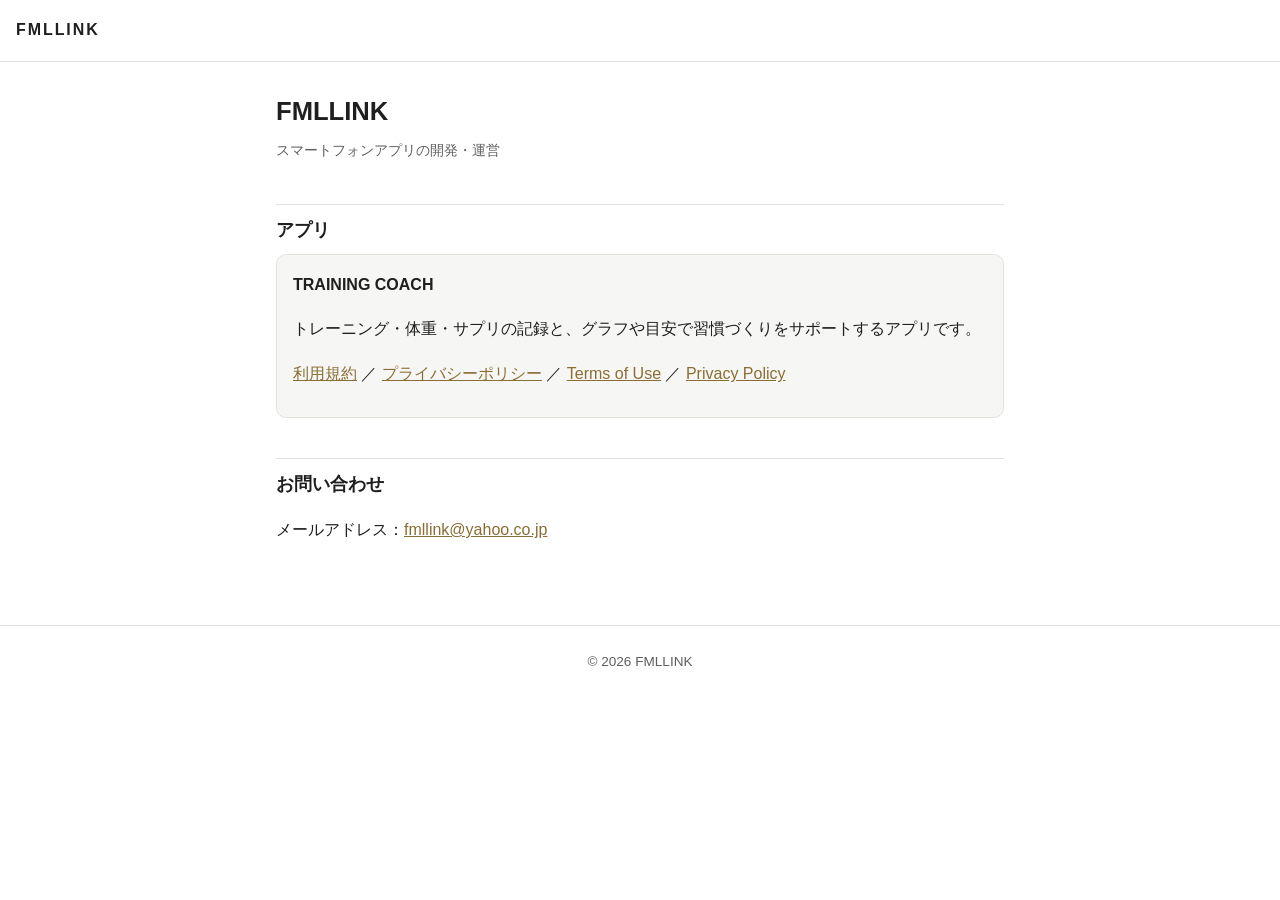
<file: index.html>
<!doctype html>
<html lang="ja">
<head>
  <meta charset="utf-8">
  <meta name="viewport" content="width=device-width, initial-scale=1">
  <title>FMLLINK</title>
  <meta name="description" content="FMLLINK が提供するアプリの情報">
  <link rel="stylesheet" href="assets/site.css">
</head>
<body>
  <header class="site"><a href="./">FMLLINK</a></header>
  <main>
    <h1>FMLLINK</h1>
    <p class="meta">スマートフォンアプリの開発・運営</p>

    <h2>アプリ</h2>
    <div class="box">
      <h3 style="margin-top:4px">TRAINING COACH</h3>
      <p>トレーニング・体重・サプリの記録と、グラフや目安で習慣づくりをサポートするアプリです。</p>
      <p>
        <a href="thorncoach/terms.html">利用規約</a> ／
        <a href="thorncoach/privacy.html">プライバシーポリシー</a> ／
        <a href="thorncoach/terms-en.html">Terms of Use</a> ／
        <a href="thorncoach/privacy-en.html">Privacy Policy</a>
      </p>
    </div>

    <h2>お問い合わせ</h2>
    <p>メールアドレス：<a href="mailto:fmllink@yahoo.co.jp">fmllink@yahoo.co.jp</a></p>
  </main>
  <footer class="site">&copy; 2026 FMLLINK</footer>
</body>
</html>
</file>
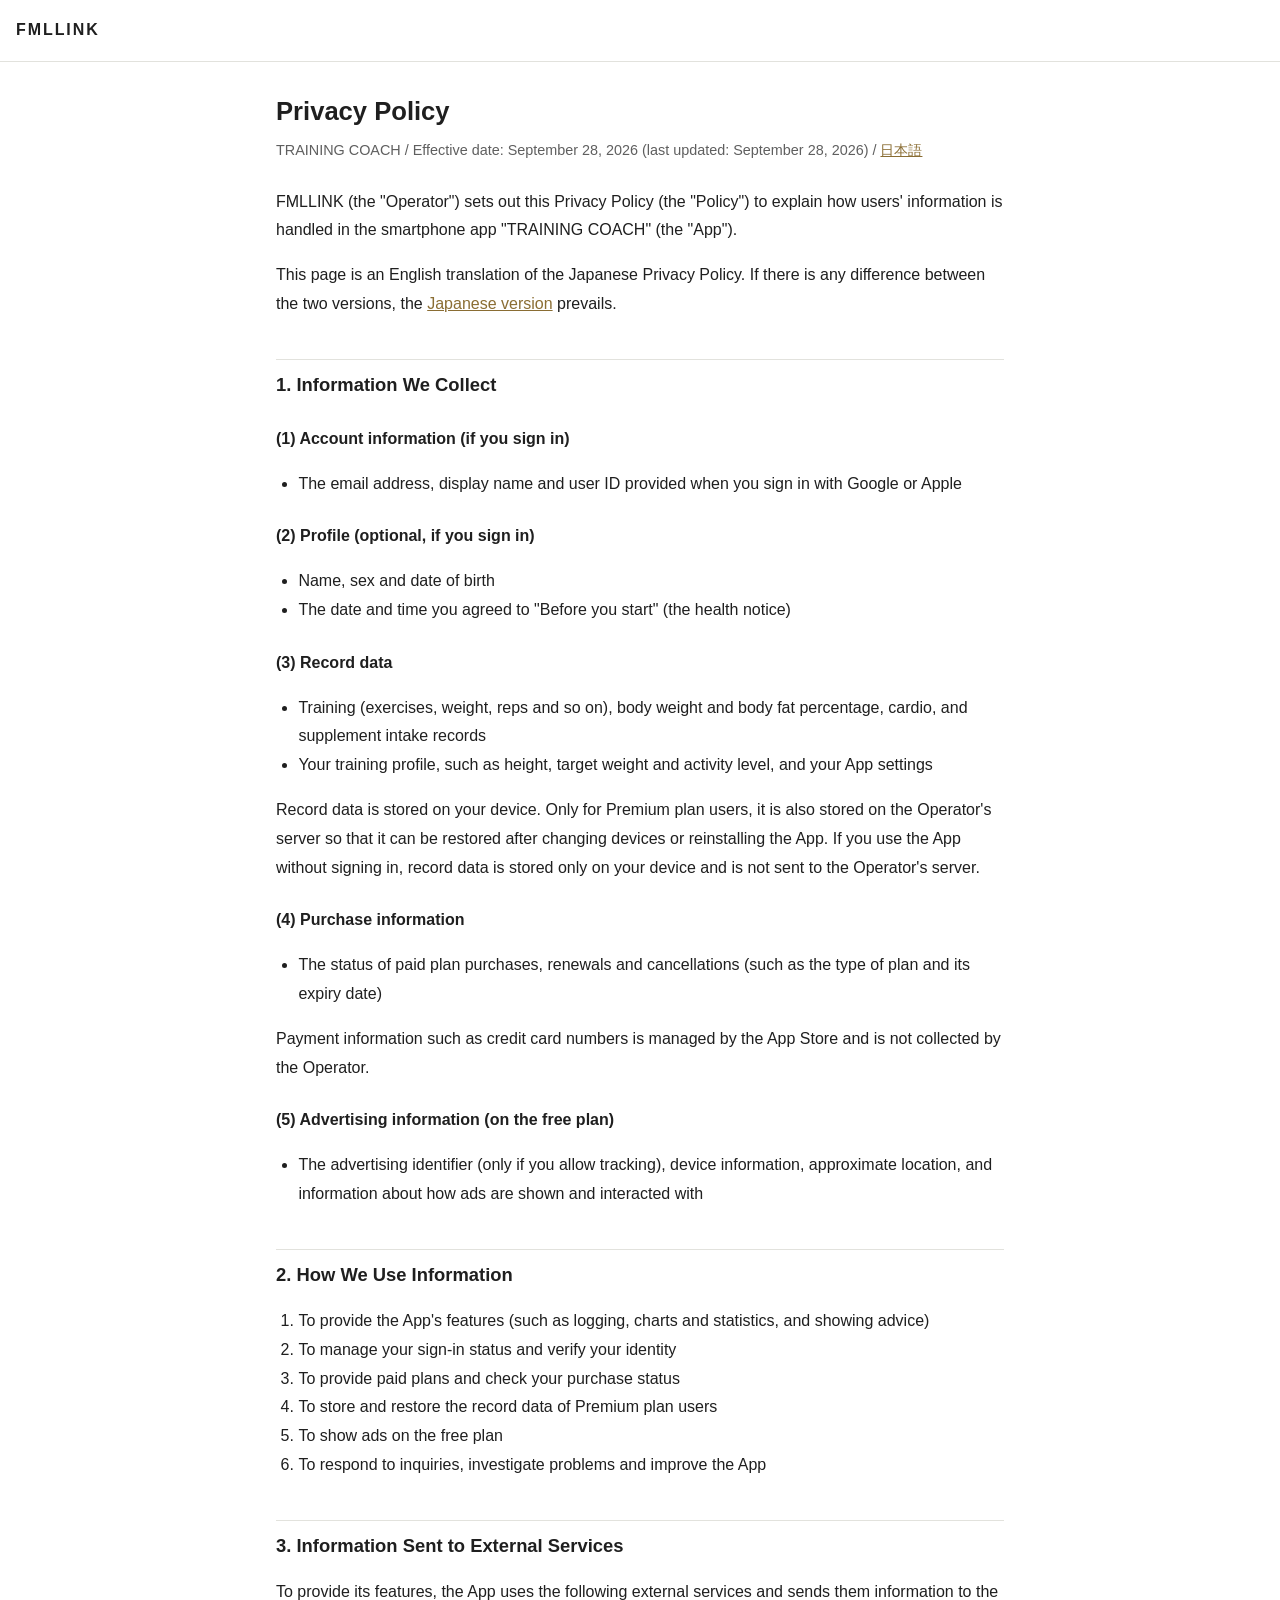
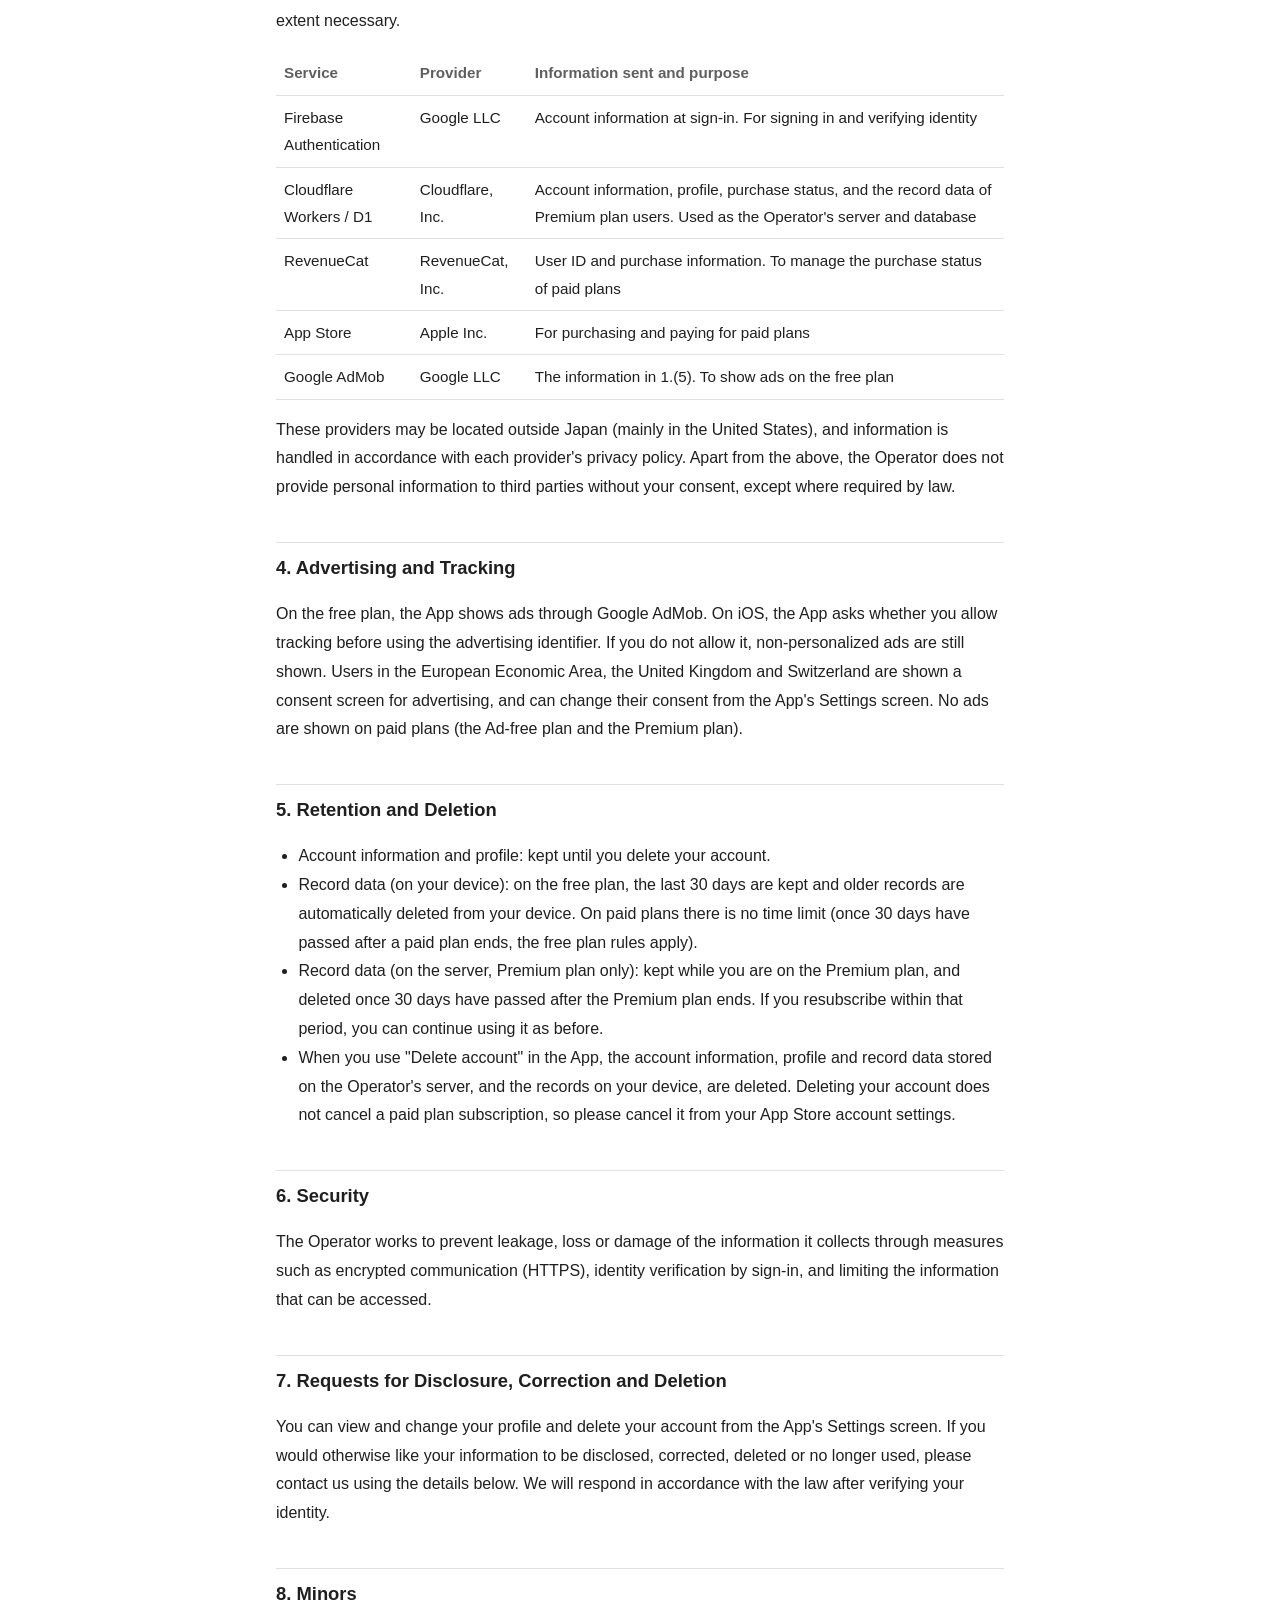
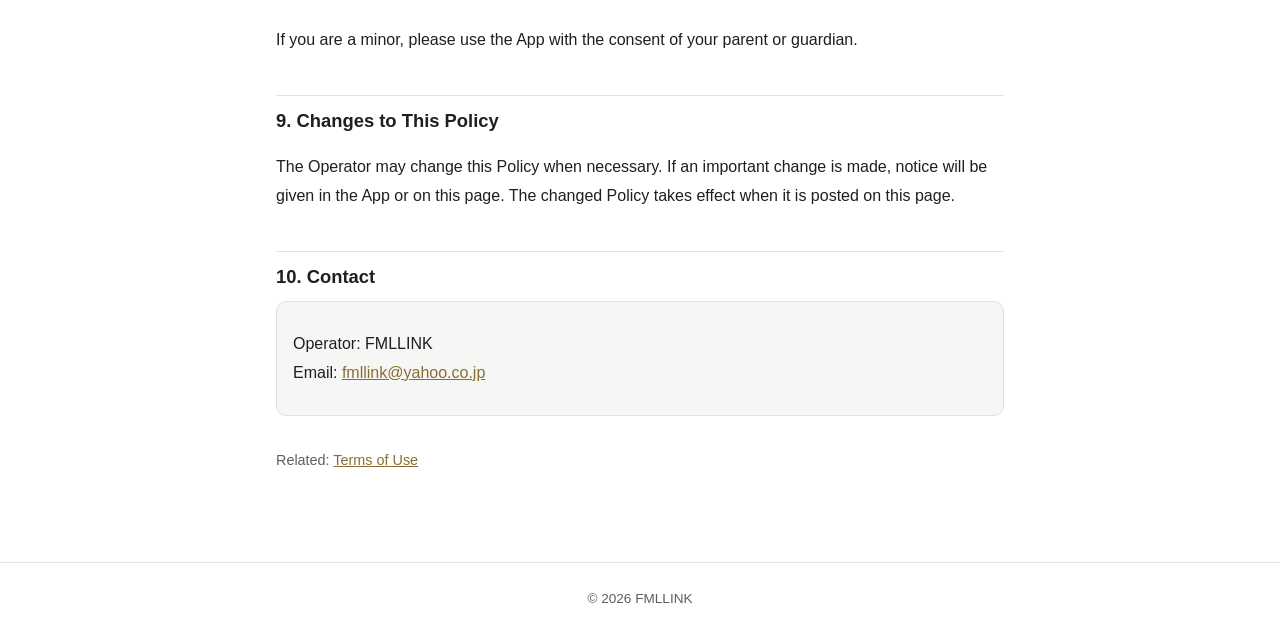
<file: thorncoach/privacy-en.html>
<!doctype html>
<html lang="en">
<head>
  <meta charset="utf-8">
  <meta name="viewport" content="width=device-width, initial-scale=1">
  <title>Privacy Policy | TRAINING COACH</title>
  <meta name="description" content="Privacy Policy for TRAINING COACH">
  <link rel="stylesheet" href="../assets/site.css">
</head>
<body>
  <header class="site"><a href="../">FMLLINK</a></header>
  <main>
    <h1>Privacy Policy</h1>
    <p class="meta">TRAINING COACH / Effective date: September 28, 2026 (last updated: September 28, 2026) / <a href="privacy.html">日本語</a></p>

    <p>
      FMLLINK (the "Operator") sets out this Privacy Policy (the "Policy") to explain how users' information is handled
      in the smartphone app "TRAINING COACH" (the "App").
    </p>
    <p>
      This page is an English translation of the Japanese Privacy Policy. If there is any difference between the two versions,
      the <a href="privacy.html">Japanese version</a> prevails.
    </p>

    <h2>1. Information We Collect</h2>

    <h3>(1) Account information (if you sign in)</h3>
    <ul>
      <li>The email address, display name and user ID provided when you sign in with Google or Apple</li>
    </ul>

    <h3>(2) Profile (optional, if you sign in)</h3>
    <ul>
      <li>Name, sex and date of birth</li>
      <li>The date and time you agreed to "Before you start" (the health notice)</li>
    </ul>

    <h3>(3) Record data</h3>
    <ul>
      <li>Training (exercises, weight, reps and so on), body weight and body fat percentage, cardio, and supplement intake records</li>
      <li>Your training profile, such as height, target weight and activity level, and your App settings</li>
    </ul>
    <p>
      Record data is stored on your device. Only for Premium plan users, it is also stored on the Operator's server so that it can be restored after changing devices or reinstalling the App.
      If you use the App without signing in, record data is stored only on your device and is not sent to the Operator's server.
    </p>

    <h3>(4) Purchase information</h3>
    <ul>
      <li>The status of paid plan purchases, renewals and cancellations (such as the type of plan and its expiry date)</li>
    </ul>
    <p>Payment information such as credit card numbers is managed by the App Store and is not collected by the Operator.</p>

    <h3>(5) Advertising information (on the free plan)</h3>
    <ul>
      <li>The advertising identifier (only if you allow tracking), device information, approximate location, and information about how ads are shown and interacted with</li>
    </ul>

    <h2>2. How We Use Information</h2>
    <ol>
      <li>To provide the App's features (such as logging, charts and statistics, and showing advice)</li>
      <li>To manage your sign-in status and verify your identity</li>
      <li>To provide paid plans and check your purchase status</li>
      <li>To store and restore the record data of Premium plan users</li>
      <li>To show ads on the free plan</li>
      <li>To respond to inquiries, investigate problems and improve the App</li>
    </ol>

    <h2>3. Information Sent to External Services</h2>
    <p>To provide its features, the App uses the following external services and sends them information to the extent necessary.</p>
    <div class="table-wrap">
      <table>
        <tr><th>Service</th><th>Provider</th><th>Information sent and purpose</th></tr>
        <tr>
          <td>Firebase Authentication</td><td>Google LLC</td>
          <td>Account information at sign-in. For signing in and verifying identity</td>
        </tr>
        <tr>
          <td>Cloudflare Workers / D1</td><td>Cloudflare, Inc.</td>
          <td>Account information, profile, purchase status, and the record data of Premium plan users. Used as the Operator's server and database</td>
        </tr>
        <tr>
          <td>RevenueCat</td><td>RevenueCat, Inc.</td>
          <td>User ID and purchase information. To manage the purchase status of paid plans</td>
        </tr>
        <tr>
          <td>App Store</td><td>Apple Inc.</td>
          <td>For purchasing and paying for paid plans</td>
        </tr>
        <tr>
          <td>Google AdMob</td><td>Google LLC</td>
          <td>The information in 1.(5). To show ads on the free plan</td>
        </tr>
      </table>
    </div>
    <p>
      These providers may be located outside Japan (mainly in the United States), and information is handled in accordance with each provider's privacy policy.
      Apart from the above, the Operator does not provide personal information to third parties without your consent, except where required by law.
    </p>

    <h2>4. Advertising and Tracking</h2>
    <p>
      On the free plan, the App shows ads through Google AdMob. On iOS, the App asks whether you allow tracking before using the advertising identifier.
      If you do not allow it, non-personalized ads are still shown.
      Users in the European Economic Area, the United Kingdom and Switzerland are shown a consent screen for advertising, and can change their consent from the App's Settings screen.
      No ads are shown on paid plans (the Ad-free plan and the Premium plan).
    </p>

    <h2>5. Retention and Deletion</h2>
    <ul>
      <li>Account information and profile: kept until you delete your account.</li>
      <li>
        Record data (on your device): on the free plan, the last 30 days are kept and older records are automatically deleted from your device.
        On paid plans there is no time limit (once 30 days have passed after a paid plan ends, the free plan rules apply).
      </li>
      <li>
        Record data (on the server, Premium plan only): kept while you are on the Premium plan, and deleted once 30 days have passed after the Premium plan ends.
        If you resubscribe within that period, you can continue using it as before.
      </li>
      <li>
        When you use "Delete account" in the App, the account information, profile and record data stored on the Operator's server, and the records on your device, are deleted.
        Deleting your account does not cancel a paid plan subscription, so please cancel it from your App Store account settings.
      </li>
    </ul>

    <h2>6. Security</h2>
    <p>
      The Operator works to prevent leakage, loss or damage of the information it collects through measures such as encrypted communication (HTTPS), identity verification by sign-in, and limiting the information that can be accessed.
    </p>

    <h2>7. Requests for Disclosure, Correction and Deletion</h2>
    <p>
      You can view and change your profile and delete your account from the App's Settings screen.
      If you would otherwise like your information to be disclosed, corrected, deleted or no longer used, please contact us using the details below. We will respond in accordance with the law after verifying your identity.
    </p>

    <h2>8. Minors</h2>
    <p>If you are a minor, please use the App with the consent of your parent or guardian.</p>

    <h2>9. Changes to This Policy</h2>
    <p>
      The Operator may change this Policy when necessary. If an important change is made, notice will be given in the App or on this page.
      The changed Policy takes effect when it is posted on this page.
    </p>

    <h2>10. Contact</h2>
    <div class="box">
      <p>Operator: FMLLINK<br>
      Email: <a href="mailto:fmllink@yahoo.co.jp">fmllink@yahoo.co.jp</a></p>
    </div>

    <p class="meta" style="margin-top:32px">Related: <a href="terms-en.html">Terms of Use</a></p>
  </main>
  <footer class="site">&copy; 2026 FMLLINK</footer>
</body>
</html>
</file>
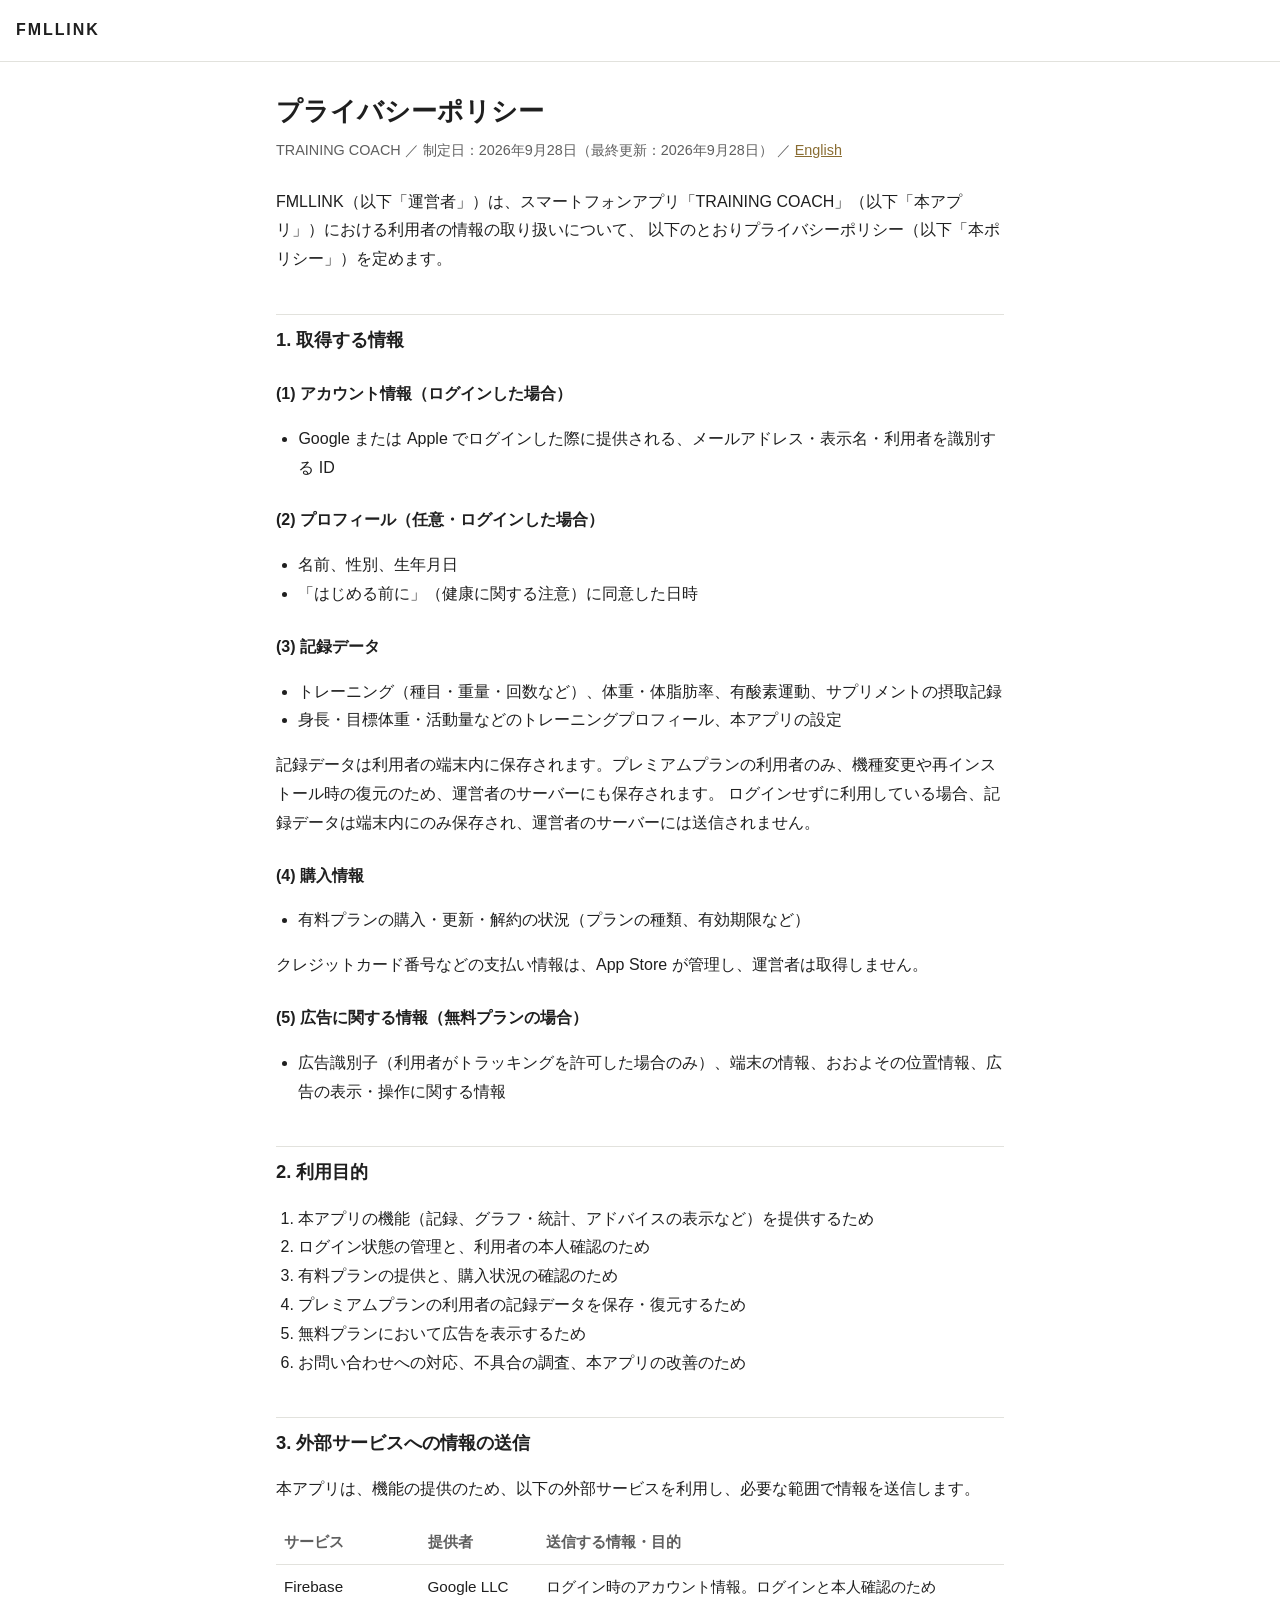
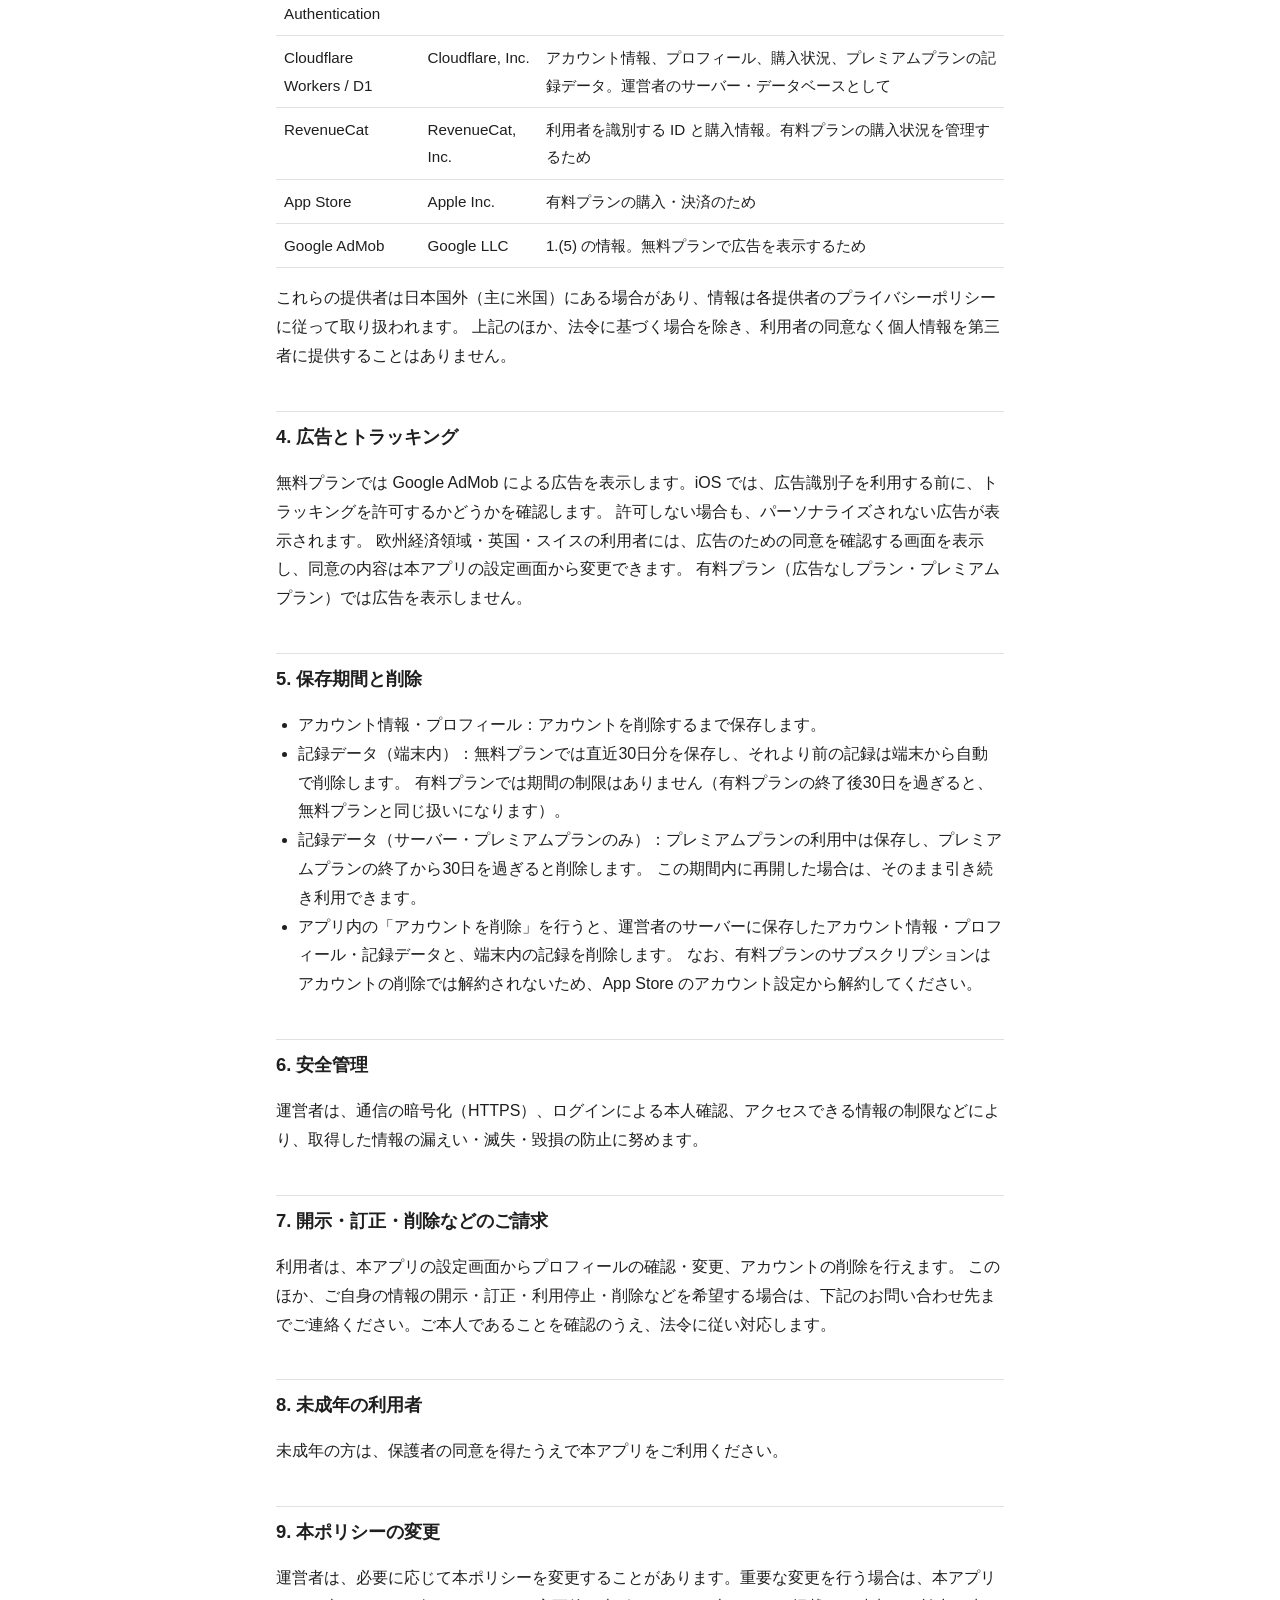
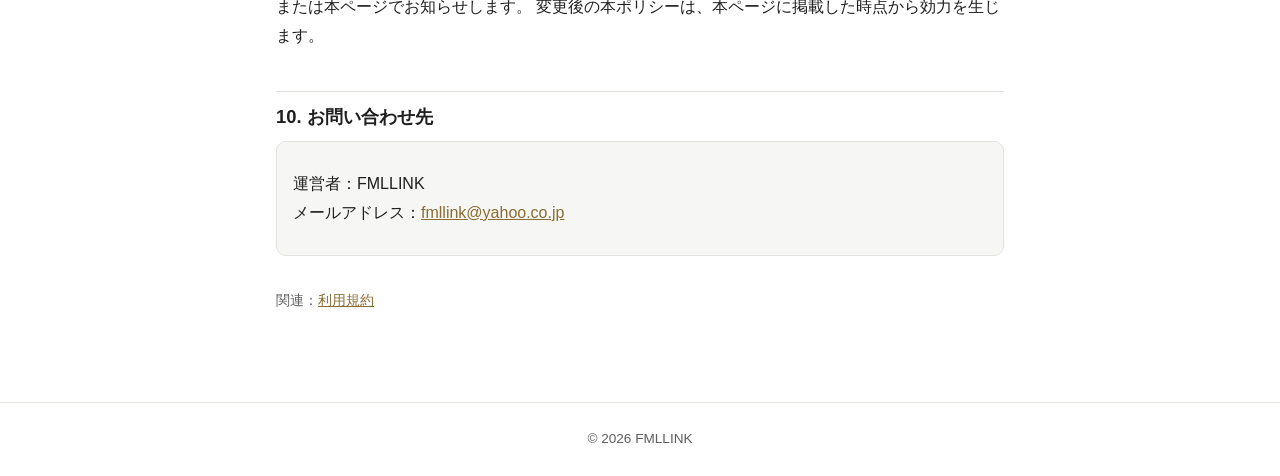
<file: thorncoach/privacy.html>
<!doctype html>
<html lang="ja">
<head>
  <meta charset="utf-8">
  <meta name="viewport" content="width=device-width, initial-scale=1">
  <title>プライバシーポリシー｜TRAINING COACH</title>
  <meta name="description" content="TRAINING COACH のプライバシーポリシー">
  <link rel="stylesheet" href="../assets/site.css">
</head>
<body>
  <header class="site"><a href="../">FMLLINK</a></header>
  <main>
    <h1>プライバシーポリシー</h1>
    <p class="meta">TRAINING COACH ／ 制定日：2026年9月28日（最終更新：2026年9月28日） ／ <a href="privacy-en.html">English</a></p>

    <p>
      FMLLINK（以下「運営者」）は、スマートフォンアプリ「TRAINING COACH」（以下「本アプリ」）における利用者の情報の取り扱いについて、
      以下のとおりプライバシーポリシー（以下「本ポリシー」）を定めます。
    </p>

    <h2>1. 取得する情報</h2>

    <h3>(1) アカウント情報（ログインした場合）</h3>
    <ul>
      <li>Google または Apple でログインした際に提供される、メールアドレス・表示名・利用者を識別する ID</li>
    </ul>

    <h3>(2) プロフィール（任意・ログインした場合）</h3>
    <ul>
      <li>名前、性別、生年月日</li>
      <li>「はじめる前に」（健康に関する注意）に同意した日時</li>
    </ul>

    <h3>(3) 記録データ</h3>
    <ul>
      <li>トレーニング（種目・重量・回数など）、体重・体脂肪率、有酸素運動、サプリメントの摂取記録</li>
      <li>身長・目標体重・活動量などのトレーニングプロフィール、本アプリの設定</li>
    </ul>
    <p>
      記録データは利用者の端末内に保存されます。プレミアムプランの利用者のみ、機種変更や再インストール時の復元のため、運営者のサーバーにも保存されます。
      ログインせずに利用している場合、記録データは端末内にのみ保存され、運営者のサーバーには送信されません。
    </p>

    <h3>(4) 購入情報</h3>
    <ul>
      <li>有料プランの購入・更新・解約の状況（プランの種類、有効期限など）</li>
    </ul>
    <p>クレジットカード番号などの支払い情報は、App Store が管理し、運営者は取得しません。</p>

    <h3>(5) 広告に関する情報（無料プランの場合）</h3>
    <ul>
      <li>広告識別子（利用者がトラッキングを許可した場合のみ）、端末の情報、おおよその位置情報、広告の表示・操作に関する情報</li>
    </ul>

    <h2>2. 利用目的</h2>
    <ol>
      <li>本アプリの機能（記録、グラフ・統計、アドバイスの表示など）を提供するため</li>
      <li>ログイン状態の管理と、利用者の本人確認のため</li>
      <li>有料プランの提供と、購入状況の確認のため</li>
      <li>プレミアムプランの利用者の記録データを保存・復元するため</li>
      <li>無料プランにおいて広告を表示するため</li>
      <li>お問い合わせへの対応、不具合の調査、本アプリの改善のため</li>
    </ol>

    <h2>3. 外部サービスへの情報の送信</h2>
    <p>本アプリは、機能の提供のため、以下の外部サービスを利用し、必要な範囲で情報を送信します。</p>
    <div class="table-wrap">
      <table>
        <tr><th>サービス</th><th>提供者</th><th>送信する情報・目的</th></tr>
        <tr>
          <td>Firebase Authentication</td><td>Google LLC</td>
          <td>ログイン時のアカウント情報。ログインと本人確認のため</td>
        </tr>
        <tr>
          <td>Cloudflare Workers / D1</td><td>Cloudflare, Inc.</td>
          <td>アカウント情報、プロフィール、購入状況、プレミアムプランの記録データ。運営者のサーバー・データベースとして</td>
        </tr>
        <tr>
          <td>RevenueCat</td><td>RevenueCat, Inc.</td>
          <td>利用者を識別する ID と購入情報。有料プランの購入状況を管理するため</td>
        </tr>
        <tr>
          <td>App Store</td><td>Apple Inc.</td>
          <td>有料プランの購入・決済のため</td>
        </tr>
        <tr>
          <td>Google AdMob</td><td>Google LLC</td>
          <td>1.(5) の情報。無料プランで広告を表示するため</td>
        </tr>
      </table>
    </div>
    <p>
      これらの提供者は日本国外（主に米国）にある場合があり、情報は各提供者のプライバシーポリシーに従って取り扱われます。
      上記のほか、法令に基づく場合を除き、利用者の同意なく個人情報を第三者に提供することはありません。
    </p>

    <h2>4. 広告とトラッキング</h2>
    <p>
      無料プランでは Google AdMob による広告を表示します。iOS では、広告識別子を利用する前に、トラッキングを許可するかどうかを確認します。
      許可しない場合も、パーソナライズされない広告が表示されます。
      欧州経済領域・英国・スイスの利用者には、広告のための同意を確認する画面を表示し、同意の内容は本アプリの設定画面から変更できます。
      有料プラン（広告なしプラン・プレミアムプラン）では広告を表示しません。
    </p>

    <h2>5. 保存期間と削除</h2>
    <ul>
      <li>アカウント情報・プロフィール：アカウントを削除するまで保存します。</li>
      <li>
        記録データ（端末内）：無料プランでは直近30日分を保存し、それより前の記録は端末から自動で削除します。
        有料プランでは期間の制限はありません（有料プランの終了後30日を過ぎると、無料プランと同じ扱いになります）。
      </li>
      <li>
        記録データ（サーバー・プレミアムプランのみ）：プレミアムプランの利用中は保存し、プレミアムプランの終了から30日を過ぎると削除します。
        この期間内に再開した場合は、そのまま引き続き利用できます。
      </li>
      <li>
        アプリ内の「アカウントを削除」を行うと、運営者のサーバーに保存したアカウント情報・プロフィール・記録データと、端末内の記録を削除します。
        なお、有料プランのサブスクリプションはアカウントの削除では解約されないため、App Store のアカウント設定から解約してください。
      </li>
    </ul>

    <h2>6. 安全管理</h2>
    <p>
      運営者は、通信の暗号化（HTTPS）、ログインによる本人確認、アクセスできる情報の制限などにより、取得した情報の漏えい・滅失・毀損の防止に努めます。
    </p>

    <h2>7. 開示・訂正・削除などのご請求</h2>
    <p>
      利用者は、本アプリの設定画面からプロフィールの確認・変更、アカウントの削除を行えます。
      このほか、ご自身の情報の開示・訂正・利用停止・削除などを希望する場合は、下記のお問い合わせ先までご連絡ください。ご本人であることを確認のうえ、法令に従い対応します。
    </p>

    <h2>8. 未成年の利用者</h2>
    <p>未成年の方は、保護者の同意を得たうえで本アプリをご利用ください。</p>

    <h2>9. 本ポリシーの変更</h2>
    <p>
      運営者は、必要に応じて本ポリシーを変更することがあります。重要な変更を行う場合は、本アプリまたは本ページでお知らせします。
      変更後の本ポリシーは、本ページに掲載した時点から効力を生じます。
    </p>

    <h2>10. お問い合わせ先</h2>
    <div class="box">
      <p>運営者：FMLLINK<br>
      メールアドレス：<a href="mailto:fmllink@yahoo.co.jp">fmllink@yahoo.co.jp</a></p>
    </div>

    <p class="meta" style="margin-top:32px">関連：<a href="terms.html">利用規約</a></p>
  </main>
  <footer class="site">&copy; 2026 FMLLINK</footer>
</body>
</html>
</file>
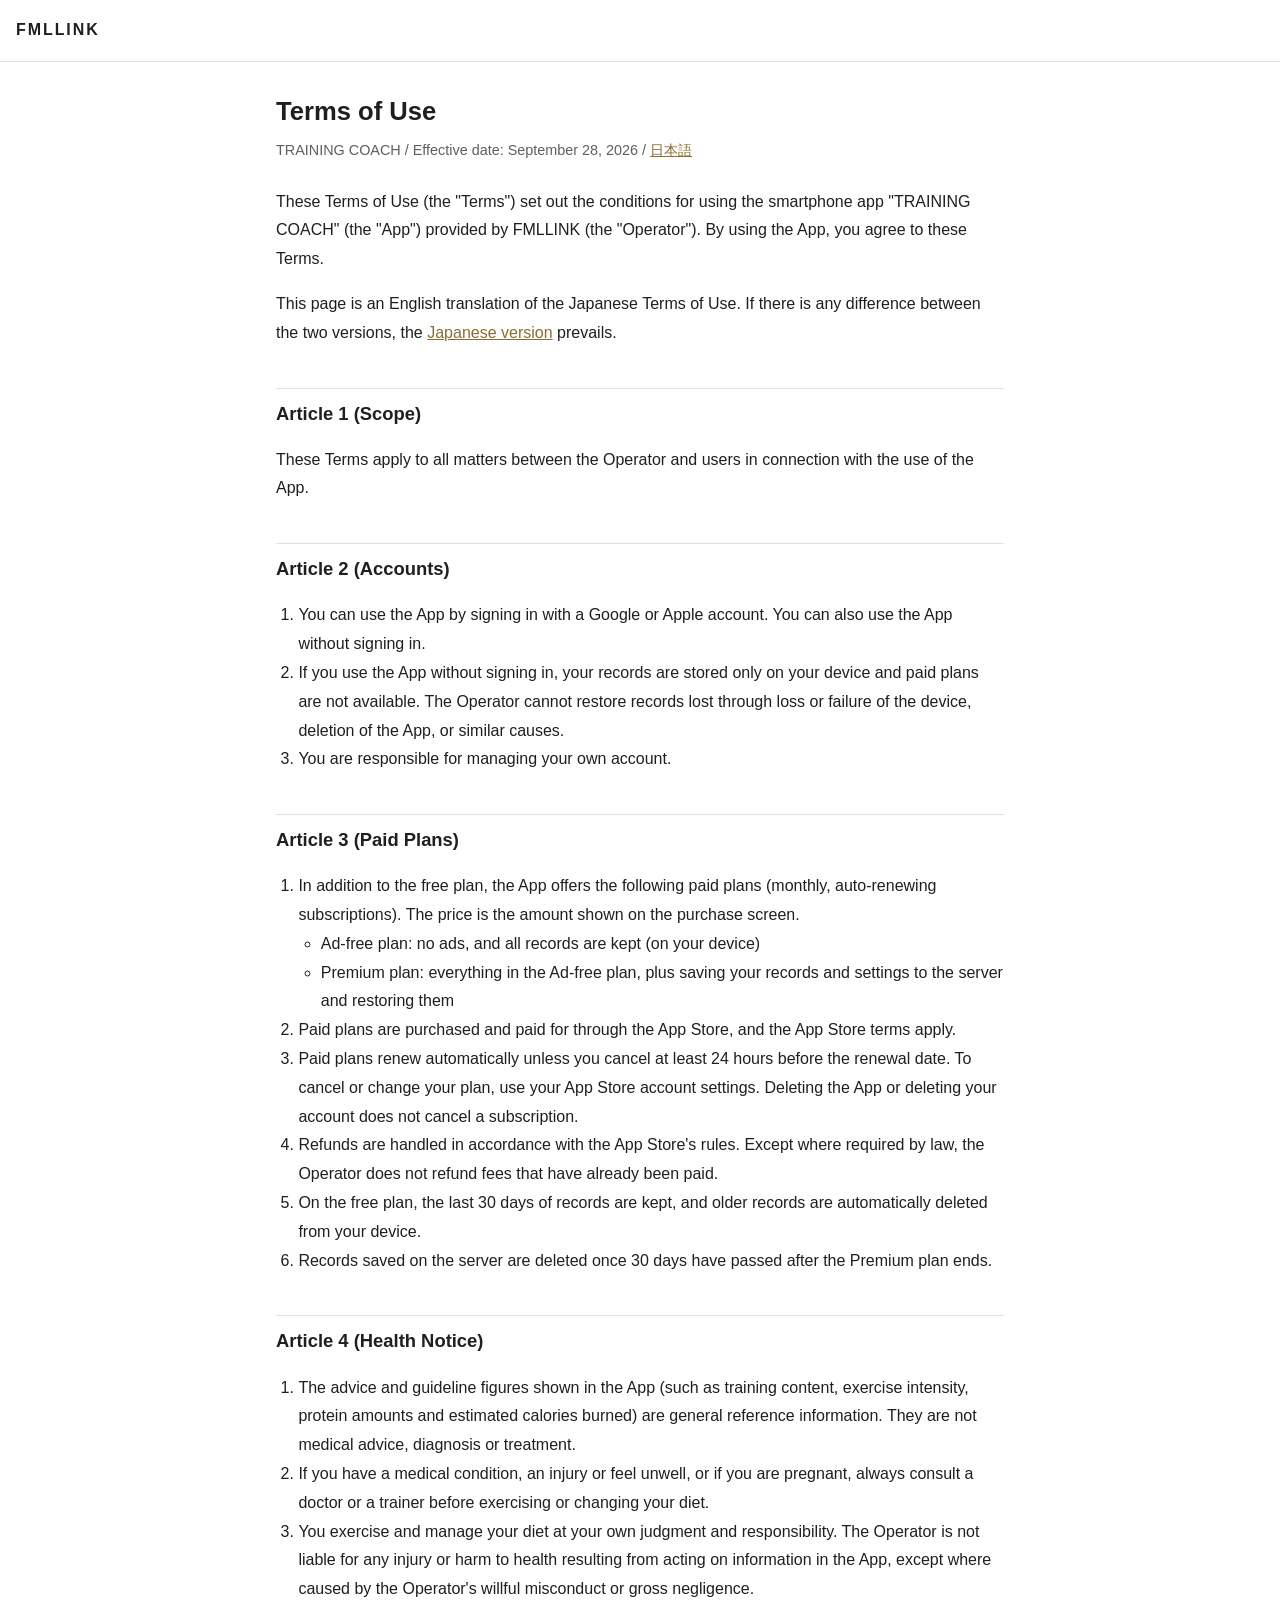
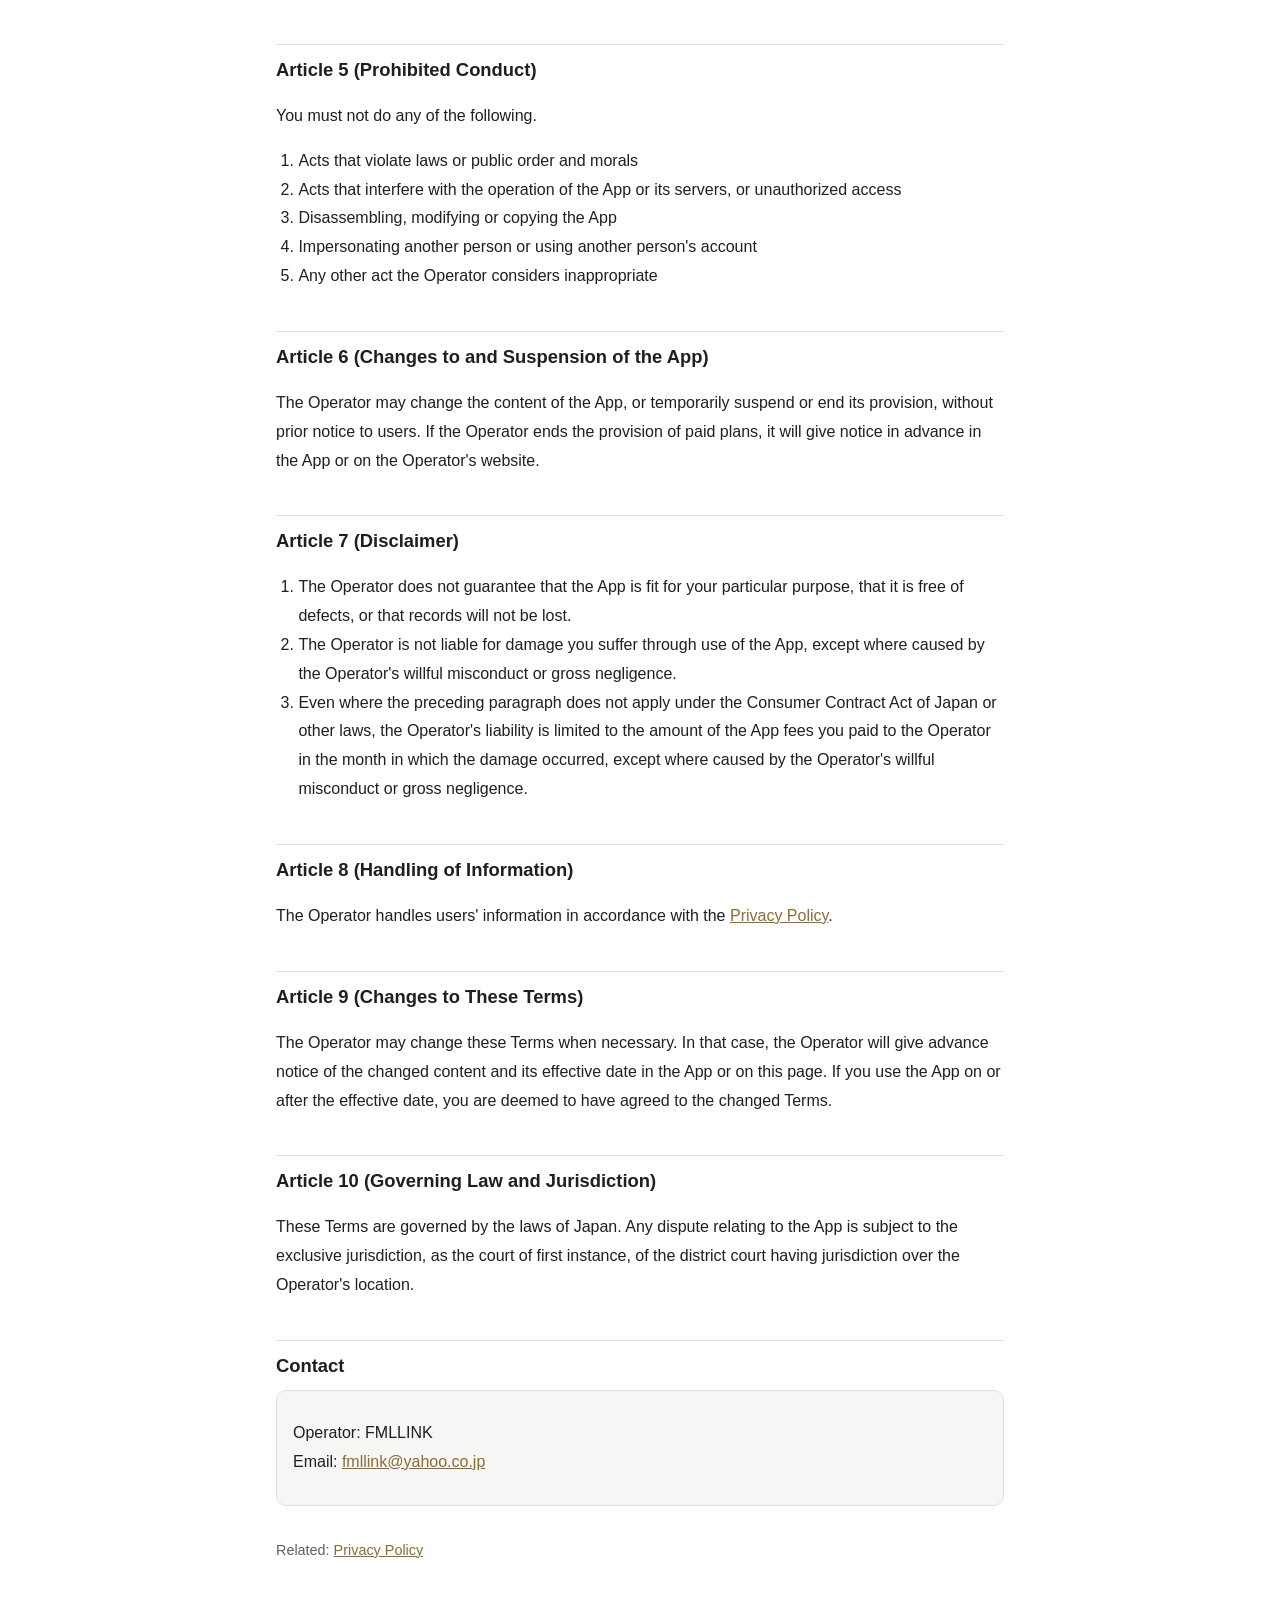
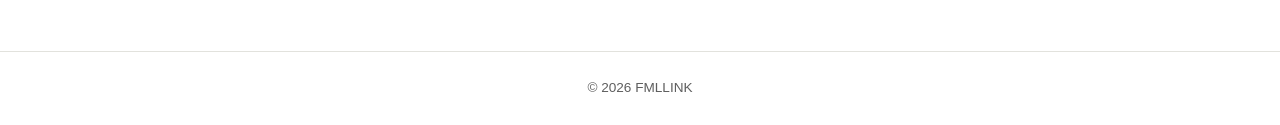
<file: thorncoach/terms-en.html>
<!doctype html>
<html lang="en">
<head>
  <meta charset="utf-8">
  <meta name="viewport" content="width=device-width, initial-scale=1">
  <title>Terms of Use | TRAINING COACH</title>
  <meta name="description" content="Terms of Use for TRAINING COACH">
  <link rel="stylesheet" href="../assets/site.css">
</head>
<body>
  <header class="site"><a href="../">FMLLINK</a></header>
  <main>
    <h1>Terms of Use</h1>
    <p class="meta">TRAINING COACH / Effective date: September 28, 2026 / <a href="terms.html">日本語</a></p>

    <p>
      These Terms of Use (the "Terms") set out the conditions for using the smartphone app "TRAINING COACH" (the "App")
      provided by FMLLINK (the "Operator"). By using the App, you agree to these Terms.
    </p>
    <p>
      This page is an English translation of the Japanese Terms of Use. If there is any difference between the two versions,
      the <a href="terms.html">Japanese version</a> prevails.
    </p>

    <h2>Article 1 (Scope)</h2>
    <p>These Terms apply to all matters between the Operator and users in connection with the use of the App.</p>

    <h2>Article 2 (Accounts)</h2>
    <ol>
      <li>You can use the App by signing in with a Google or Apple account. You can also use the App without signing in.</li>
      <li>If you use the App without signing in, your records are stored only on your device and paid plans are not available. The Operator cannot restore records lost through loss or failure of the device, deletion of the App, or similar causes.</li>
      <li>You are responsible for managing your own account.</li>
    </ol>

    <h2>Article 3 (Paid Plans)</h2>
    <ol>
      <li>
        In addition to the free plan, the App offers the following paid plans (monthly, auto-renewing subscriptions). The price is the amount shown on the purchase screen.
        <ul>
          <li>Ad-free plan: no ads, and all records are kept (on your device)</li>
          <li>Premium plan: everything in the Ad-free plan, plus saving your records and settings to the server and restoring them</li>
        </ul>
      </li>
      <li>Paid plans are purchased and paid for through the App Store, and the App Store terms apply.</li>
      <li>Paid plans renew automatically unless you cancel at least 24 hours before the renewal date. To cancel or change your plan, use your App Store account settings. Deleting the App or deleting your account does not cancel a subscription.</li>
      <li>Refunds are handled in accordance with the App Store's rules. Except where required by law, the Operator does not refund fees that have already been paid.</li>
      <li>On the free plan, the last 30 days of records are kept, and older records are automatically deleted from your device.</li>
      <li>Records saved on the server are deleted once 30 days have passed after the Premium plan ends.</li>
    </ol>

    <h2>Article 4 (Health Notice)</h2>
    <ol>
      <li>The advice and guideline figures shown in the App (such as training content, exercise intensity, protein amounts and estimated calories burned) are general reference information. They are not medical advice, diagnosis or treatment.</li>
      <li>If you have a medical condition, an injury or feel unwell, or if you are pregnant, always consult a doctor or a trainer before exercising or changing your diet.</li>
      <li>You exercise and manage your diet at your own judgment and responsibility. The Operator is not liable for any injury or harm to health resulting from acting on information in the App, except where caused by the Operator's willful misconduct or gross negligence.</li>
    </ol>

    <h2>Article 5 (Prohibited Conduct)</h2>
    <p>You must not do any of the following.</p>
    <ol>
      <li>Acts that violate laws or public order and morals</li>
      <li>Acts that interfere with the operation of the App or its servers, or unauthorized access</li>
      <li>Disassembling, modifying or copying the App</li>
      <li>Impersonating another person or using another person's account</li>
      <li>Any other act the Operator considers inappropriate</li>
    </ol>

    <h2>Article 6 (Changes to and Suspension of the App)</h2>
    <p>
      The Operator may change the content of the App, or temporarily suspend or end its provision, without prior notice to users.
      If the Operator ends the provision of paid plans, it will give notice in advance in the App or on the Operator's website.
    </p>

    <h2>Article 7 (Disclaimer)</h2>
    <ol>
      <li>The Operator does not guarantee that the App is fit for your particular purpose, that it is free of defects, or that records will not be lost.</li>
      <li>The Operator is not liable for damage you suffer through use of the App, except where caused by the Operator's willful misconduct or gross negligence.</li>
      <li>Even where the preceding paragraph does not apply under the Consumer Contract Act of Japan or other laws, the Operator's liability is limited to the amount of the App fees you paid to the Operator in the month in which the damage occurred, except where caused by the Operator's willful misconduct or gross negligence.</li>
    </ol>

    <h2>Article 8 (Handling of Information)</h2>
    <p>The Operator handles users' information in accordance with the <a href="privacy-en.html">Privacy Policy</a>.</p>

    <h2>Article 9 (Changes to These Terms)</h2>
    <p>
      The Operator may change these Terms when necessary. In that case, the Operator will give advance notice of the changed content and its effective date in the App or on this page.
      If you use the App on or after the effective date, you are deemed to have agreed to the changed Terms.
    </p>

    <h2>Article 10 (Governing Law and Jurisdiction)</h2>
    <p>
      These Terms are governed by the laws of Japan. Any dispute relating to the App is subject to the exclusive jurisdiction, as the court of first instance,
      of the district court having jurisdiction over the Operator's location.
    </p>

    <h2>Contact</h2>
    <div class="box">
      <p>Operator: FMLLINK<br>
      Email: <a href="mailto:fmllink@yahoo.co.jp">fmllink@yahoo.co.jp</a></p>
    </div>

    <p class="meta" style="margin-top:32px">Related: <a href="privacy-en.html">Privacy Policy</a></p>
  </main>
  <footer class="site">&copy; 2026 FMLLINK</footer>
</body>
</html>
</file>
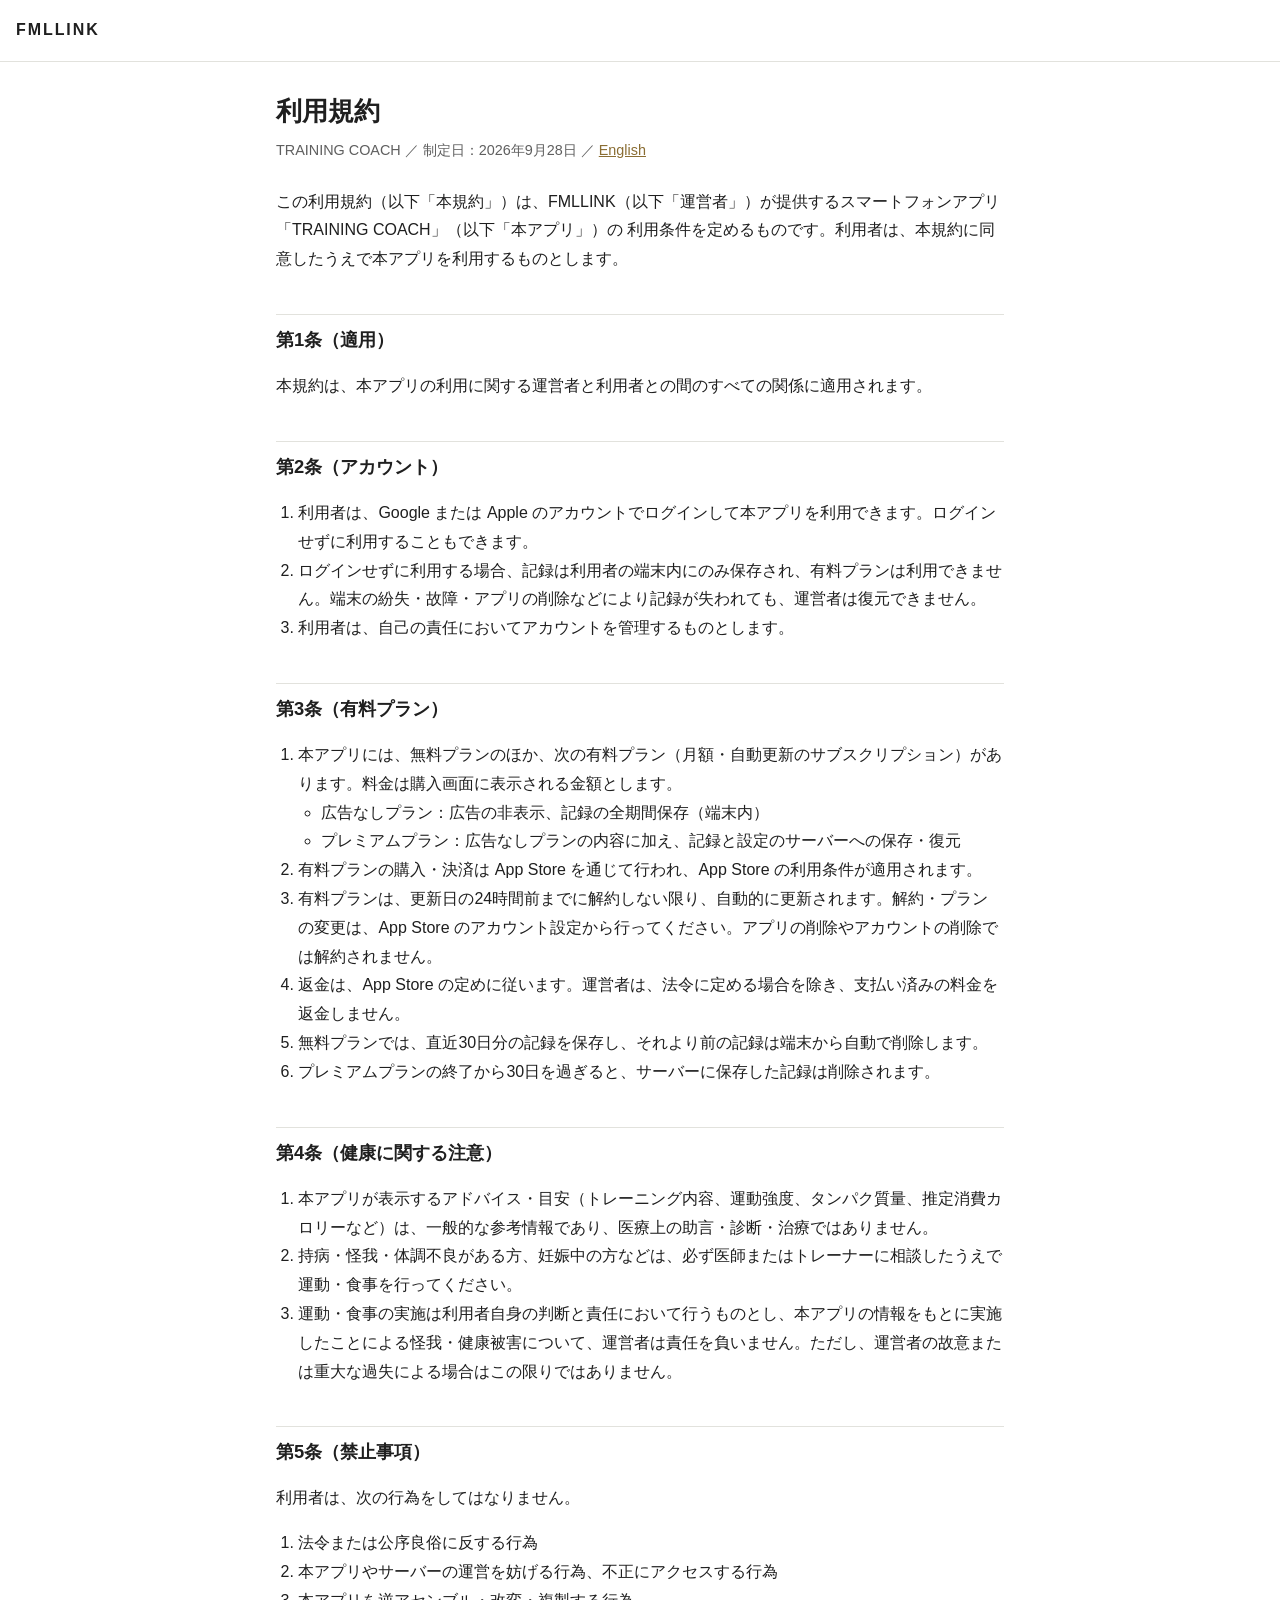
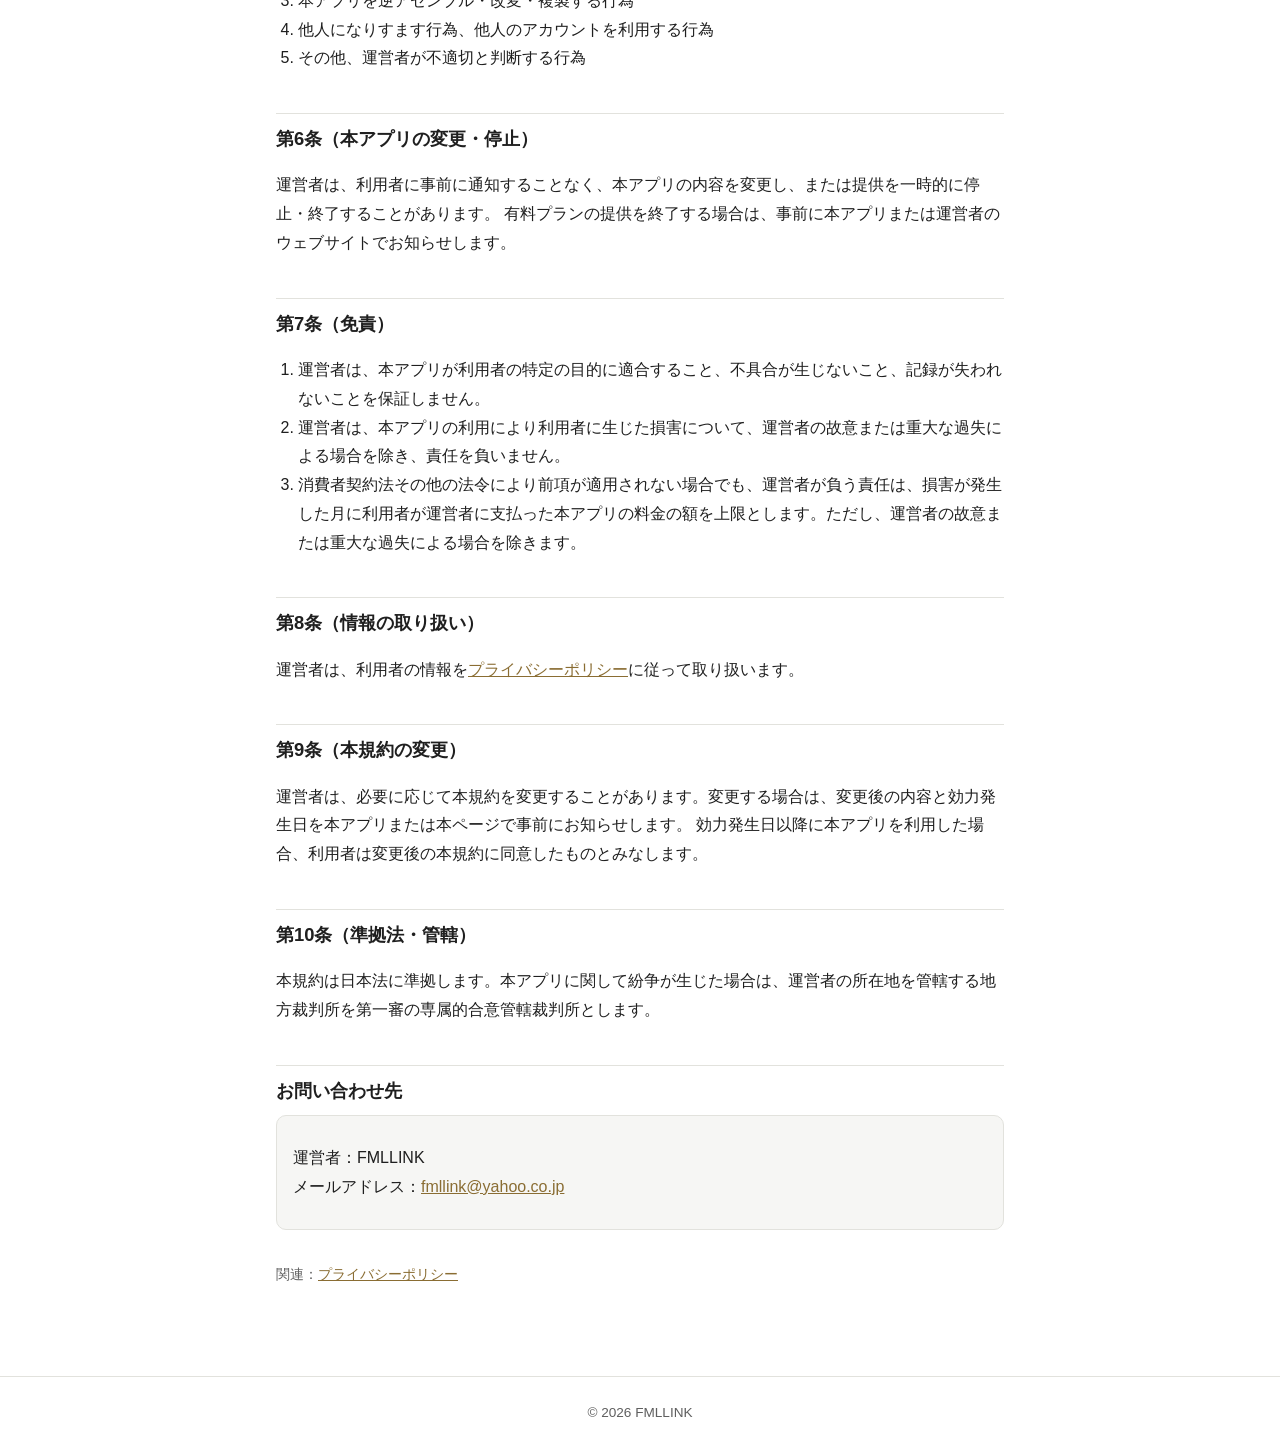
<file: thorncoach/terms.html>
<!doctype html>
<html lang="ja">
<head>
  <meta charset="utf-8">
  <meta name="viewport" content="width=device-width, initial-scale=1">
  <title>利用規約｜TRAINING COACH</title>
  <meta name="description" content="TRAINING COACH の利用規約">
  <link rel="stylesheet" href="../assets/site.css">
</head>
<body>
  <header class="site"><a href="../">FMLLINK</a></header>
  <main>
    <h1>利用規約</h1>
    <p class="meta">TRAINING COACH ／ 制定日：2026年9月28日 ／ <a href="terms-en.html">English</a></p>

    <p>
      この利用規約（以下「本規約」）は、FMLLINK（以下「運営者」）が提供するスマートフォンアプリ「TRAINING COACH」（以下「本アプリ」）の
      利用条件を定めるものです。利用者は、本規約に同意したうえで本アプリを利用するものとします。
    </p>

    <h2>第1条（適用）</h2>
    <p>本規約は、本アプリの利用に関する運営者と利用者との間のすべての関係に適用されます。</p>

    <h2>第2条（アカウント）</h2>
    <ol>
      <li>利用者は、Google または Apple のアカウントでログインして本アプリを利用できます。ログインせずに利用することもできます。</li>
      <li>ログインせずに利用する場合、記録は利用者の端末内にのみ保存され、有料プランは利用できません。端末の紛失・故障・アプリの削除などにより記録が失われても、運営者は復元できません。</li>
      <li>利用者は、自己の責任においてアカウントを管理するものとします。</li>
    </ol>

    <h2>第3条（有料プラン）</h2>
    <ol>
      <li>
        本アプリには、無料プランのほか、次の有料プラン（月額・自動更新のサブスクリプション）があります。料金は購入画面に表示される金額とします。
        <ul>
          <li>広告なしプラン：広告の非表示、記録の全期間保存（端末内）</li>
          <li>プレミアムプラン：広告なしプランの内容に加え、記録と設定のサーバーへの保存・復元</li>
        </ul>
      </li>
      <li>有料プランの購入・決済は App Store を通じて行われ、App Store の利用条件が適用されます。</li>
      <li>有料プランは、更新日の24時間前までに解約しない限り、自動的に更新されます。解約・プランの変更は、App Store のアカウント設定から行ってください。アプリの削除やアカウントの削除では解約されません。</li>
      <li>返金は、App Store の定めに従います。運営者は、法令に定める場合を除き、支払い済みの料金を返金しません。</li>
      <li>無料プランでは、直近30日分の記録を保存し、それより前の記録は端末から自動で削除します。</li>
      <li>プレミアムプランの終了から30日を過ぎると、サーバーに保存した記録は削除されます。</li>
    </ol>

    <h2>第4条（健康に関する注意）</h2>
    <ol>
      <li>本アプリが表示するアドバイス・目安（トレーニング内容、運動強度、タンパク質量、推定消費カロリーなど）は、一般的な参考情報であり、医療上の助言・診断・治療ではありません。</li>
      <li>持病・怪我・体調不良がある方、妊娠中の方などは、必ず医師またはトレーナーに相談したうえで運動・食事を行ってください。</li>
      <li>運動・食事の実施は利用者自身の判断と責任において行うものとし、本アプリの情報をもとに実施したことによる怪我・健康被害について、運営者は責任を負いません。ただし、運営者の故意または重大な過失による場合はこの限りではありません。</li>
    </ol>

    <h2>第5条（禁止事項）</h2>
    <p>利用者は、次の行為をしてはなりません。</p>
    <ol>
      <li>法令または公序良俗に反する行為</li>
      <li>本アプリやサーバーの運営を妨げる行為、不正にアクセスする行為</li>
      <li>本アプリを逆アセンブル・改変・複製する行為</li>
      <li>他人になりすます行為、他人のアカウントを利用する行為</li>
      <li>その他、運営者が不適切と判断する行為</li>
    </ol>

    <h2>第6条（本アプリの変更・停止）</h2>
    <p>
      運営者は、利用者に事前に通知することなく、本アプリの内容を変更し、または提供を一時的に停止・終了することがあります。
      有料プランの提供を終了する場合は、事前に本アプリまたは運営者のウェブサイトでお知らせします。
    </p>

    <h2>第7条（免責）</h2>
    <ol>
      <li>運営者は、本アプリが利用者の特定の目的に適合すること、不具合が生じないこと、記録が失われないことを保証しません。</li>
      <li>運営者は、本アプリの利用により利用者に生じた損害について、運営者の故意または重大な過失による場合を除き、責任を負いません。</li>
      <li>消費者契約法その他の法令により前項が適用されない場合でも、運営者が負う責任は、損害が発生した月に利用者が運営者に支払った本アプリの料金の額を上限とします。ただし、運営者の故意または重大な過失による場合を除きます。</li>
    </ol>

    <h2>第8条（情報の取り扱い）</h2>
    <p>運営者は、利用者の情報を<a href="privacy.html">プライバシーポリシー</a>に従って取り扱います。</p>

    <h2>第9条（本規約の変更）</h2>
    <p>
      運営者は、必要に応じて本規約を変更することがあります。変更する場合は、変更後の内容と効力発生日を本アプリまたは本ページで事前にお知らせします。
      効力発生日以降に本アプリを利用した場合、利用者は変更後の本規約に同意したものとみなします。
    </p>

    <h2>第10条（準拠法・管轄）</h2>
    <p>
      本規約は日本法に準拠します。本アプリに関して紛争が生じた場合は、運営者の所在地を管轄する地方裁判所を第一審の専属的合意管轄裁判所とします。
    </p>

    <h2>お問い合わせ先</h2>
    <div class="box">
      <p>運営者：FMLLINK<br>
      メールアドレス：<a href="mailto:fmllink@yahoo.co.jp">fmllink@yahoo.co.jp</a></p>
    </div>

    <p class="meta" style="margin-top:32px">関連：<a href="privacy.html">プライバシーポリシー</a></p>
  </main>
  <footer class="site">&copy; 2026 FMLLINK</footer>
</body>
</html>
</file>
<file: assets/site.css>
:root {
  --bg: #ffffff;
  --surface: #f6f6f4;
  --text: #1f1f1f;
  --muted: #5f5f5f;
  --border: #e2e2dd;
  --accent: #8a6d33;
}

@media (prefers-color-scheme: dark) {
  :root {
    --bg: #0a0a0a;
    --surface: #151515;
    --text: #ececec;
    --muted: #9a9a9a;
    --border: #2a2a2a;
    --accent: #c8a96e;
  }
}

* { box-sizing: border-box; }

body {
  margin: 0;
  background: var(--bg);
  color: var(--text);
  font-family: -apple-system, BlinkMacSystemFont, "Hiragino Sans", "Hiragino Kaku Gothic ProN", "Noto Sans JP", Meiryo, sans-serif;
  font-size: 16px;
  line-height: 1.8;
  -webkit-text-size-adjust: 100%;
}

main {
  max-width: 760px;
  margin: 0 auto;
  padding: 32px 16px 64px;
}

header.site {
  border-bottom: 1px solid var(--border);
  padding: 16px;
}

header.site a {
  color: var(--text);
  font-weight: 700;
  letter-spacing: 0.12em;
  text-decoration: none;
}

h1 { font-size: 1.6rem; line-height: 1.4; margin: 0 0 8px; }
h2 { font-size: 1.15rem; margin: 40px 0 8px; padding-top: 8px; border-top: 1px solid var(--border); }
h3 { font-size: 1rem; margin: 24px 0 4px; }
p, li { overflow-wrap: anywhere; }
ul, ol { padding-left: 1.4em; }

a { color: var(--accent); }

.meta { color: var(--muted); font-size: 0.9rem; margin: 0 0 24px; }

.box {
  background: var(--surface);
  border: 1px solid var(--border);
  border-radius: 10px;
  padding: 12px 16px;
}

table { width: 100%; border-collapse: collapse; font-size: 0.95rem; }
th, td { text-align: left; vertical-align: top; padding: 8px; border-bottom: 1px solid var(--border); }
th { white-space: nowrap; color: var(--muted); font-weight: 600; }
.table-wrap { overflow-x: auto; }

footer.site {
  border-top: 1px solid var(--border);
  color: var(--muted);
  font-size: 0.85rem;
  padding: 24px 16px;
  text-align: center;
}
</file>
